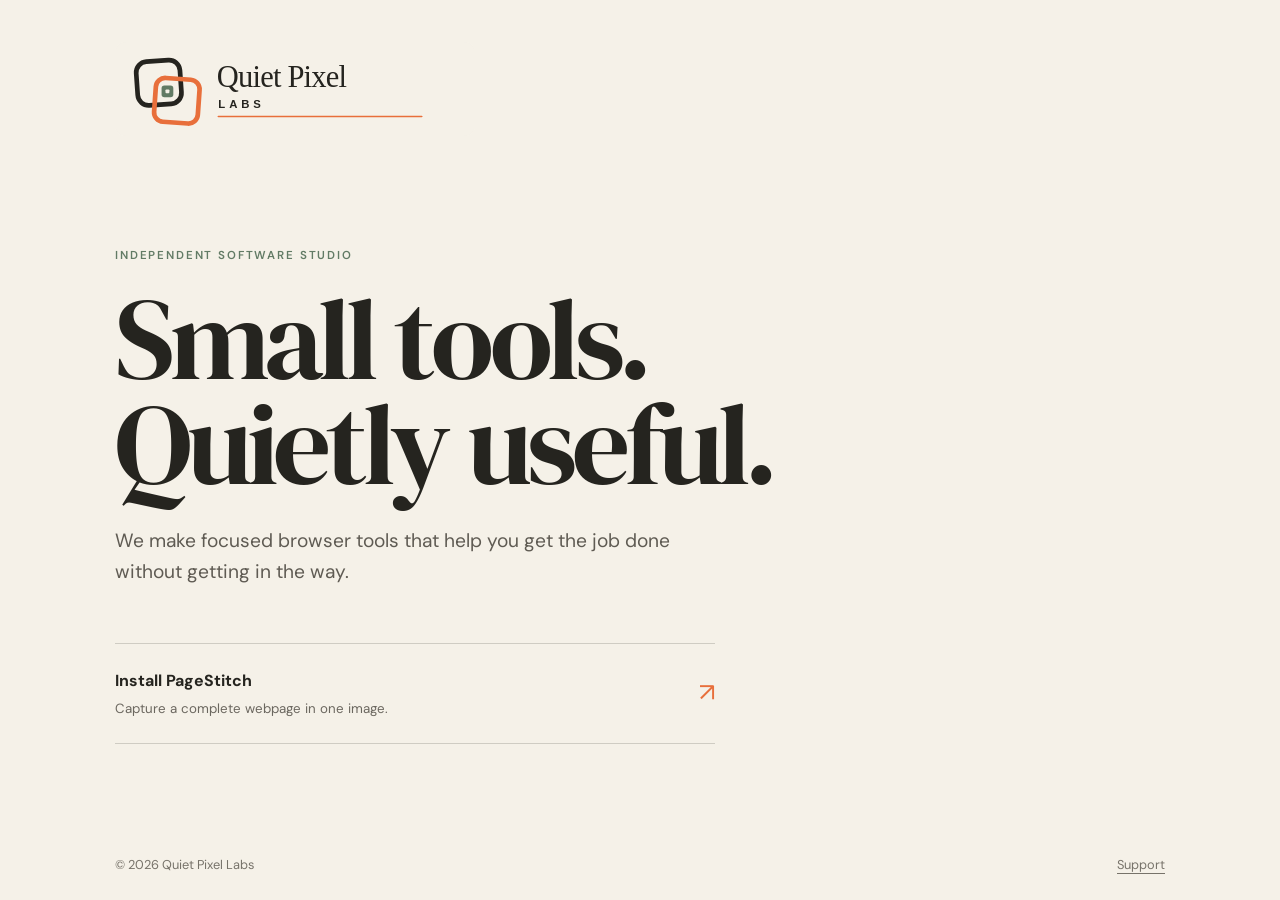
<file: index.html>
<!doctype html>
<html lang="en">
<head>
  <meta charset="utf-8">
  <meta name="viewport" content="width=device-width, initial-scale=1">
  <title>Quiet Pixel Labs</title>
  <meta name="description" content="Small, focused browser tools from Quiet Pixel Labs.">
  <meta name="theme-color" content="#f5f1e8">
  <meta property="og:type" content="website">
  <meta property="og:url" content="https://quietpixellabs.github.io/">
  <meta property="og:title" content="Quiet Pixel Labs">
  <meta property="og:description" content="Small tools. Quietly useful.">
  <meta property="og:image" content="https://quietpixellabs.github.io/assets/quiet-pixel-labs-logo.png">
  <meta name="twitter:card" content="summary_large_image">
  <meta name="twitter:title" content="Quiet Pixel Labs">
  <meta name="twitter:description" content="Small tools. Quietly useful.">
  <meta name="twitter:image" content="https://quietpixellabs.github.io/assets/quiet-pixel-labs-logo.png">
  <link rel="canonical" href="https://quietpixellabs.github.io/">
  <link rel="icon" href="/assets/quiet-pixel-labs-mark.svg" type="image/svg+xml">
  <link rel="stylesheet" href="/assets/site.css">
</head>
<body class="publisher-page">
  <main class="publisher-shell">
    <a class="publisher-logo" href="/" aria-label="Quiet Pixel Labs home"><img src="/assets/quiet-pixel-labs-logo.svg" alt="Quiet Pixel Labs"></a>
    <section class="publisher-card">
      <p class="eyebrow">Independent software studio</p>
      <h1>Small tools.<br>Quietly useful.</h1>
      <p class="lede">We make focused browser tools that help you get the job done without getting in the way.</p>
      <a class="product-link" href="https://chromewebstore.google.com/detail/pagestitch-%E2%80%94-full-page-sc/ehihgenghpgmhhmbaahmkbkiofmbjknb" target="_blank" rel="noopener"><span><strong>Install PageStitch</strong><small>Capture a complete webpage in one image.</small></span><span aria-hidden="true">&#8599;</span></a>
    </section>
    <footer><span>&copy; 2026 Quiet Pixel Labs</span><a href="/pagestitch/support/">Support</a></footer>
  </main>
</body>
</html>
</file>
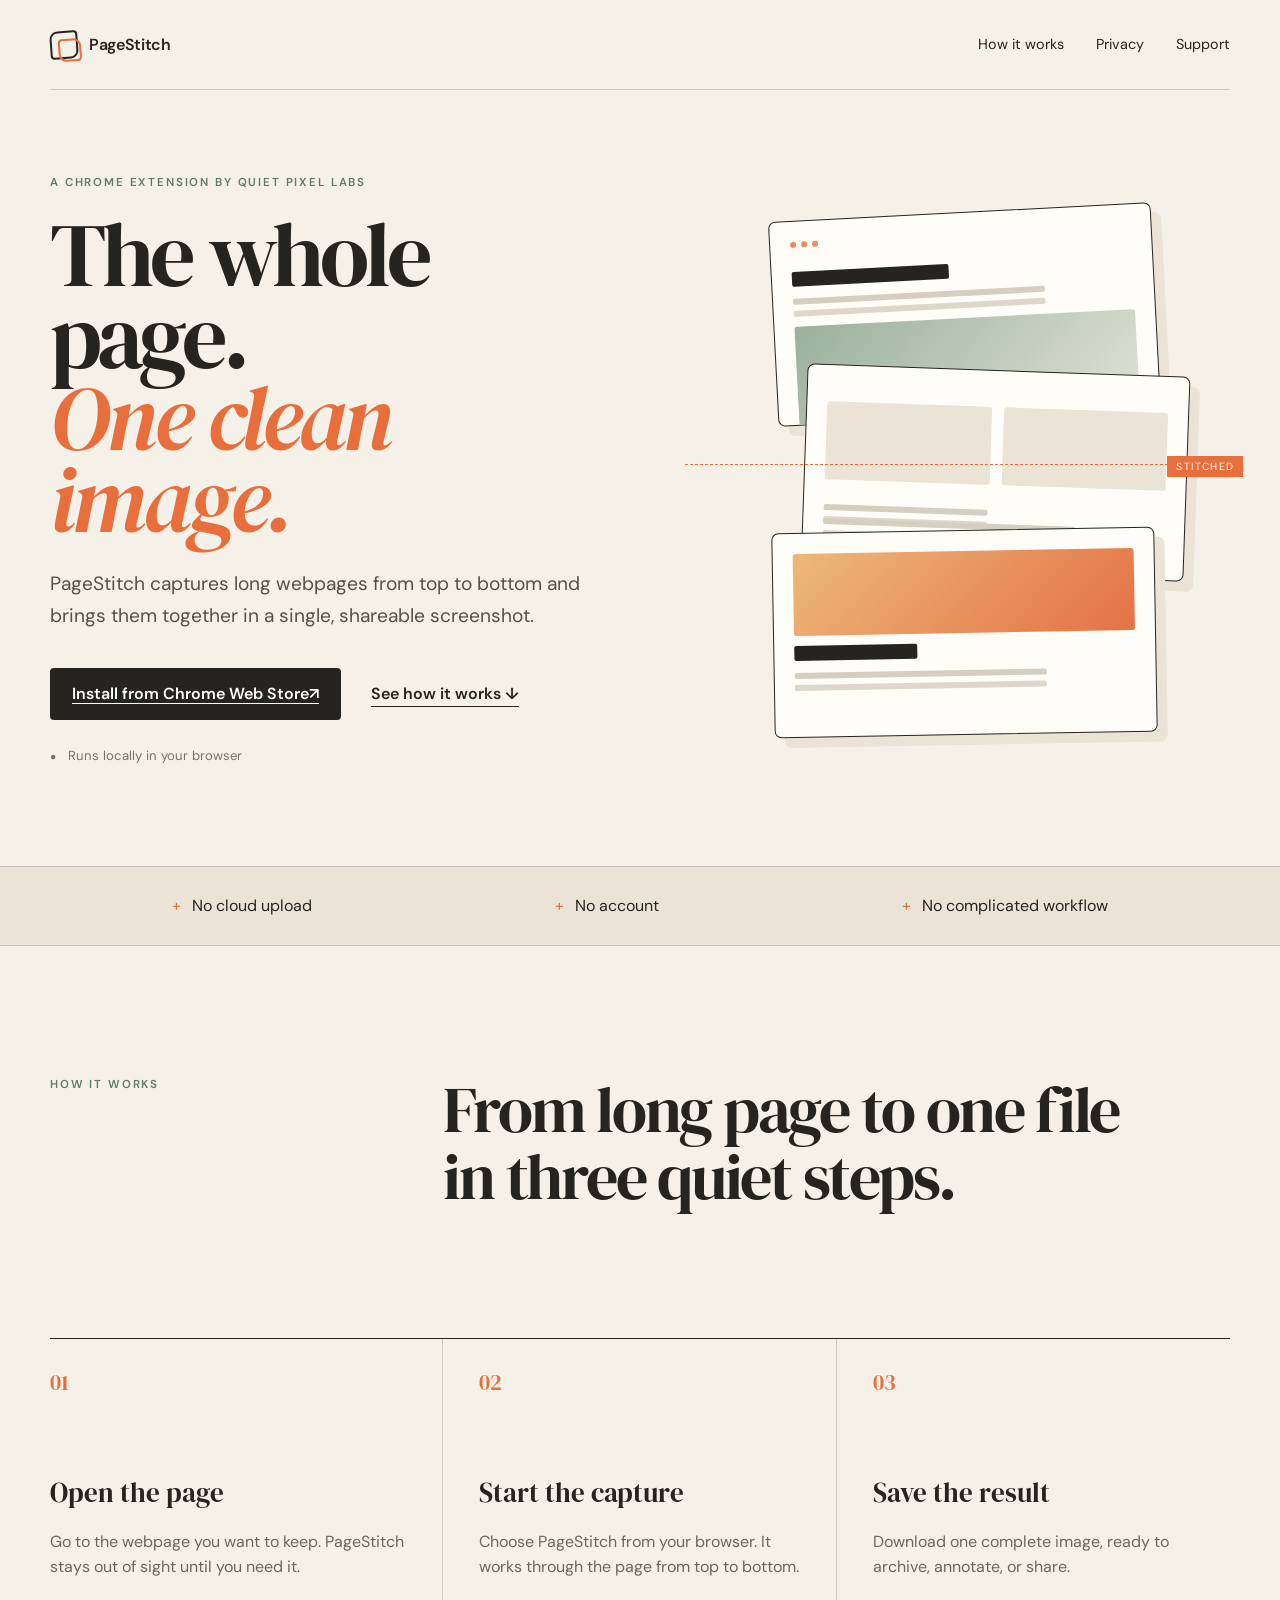
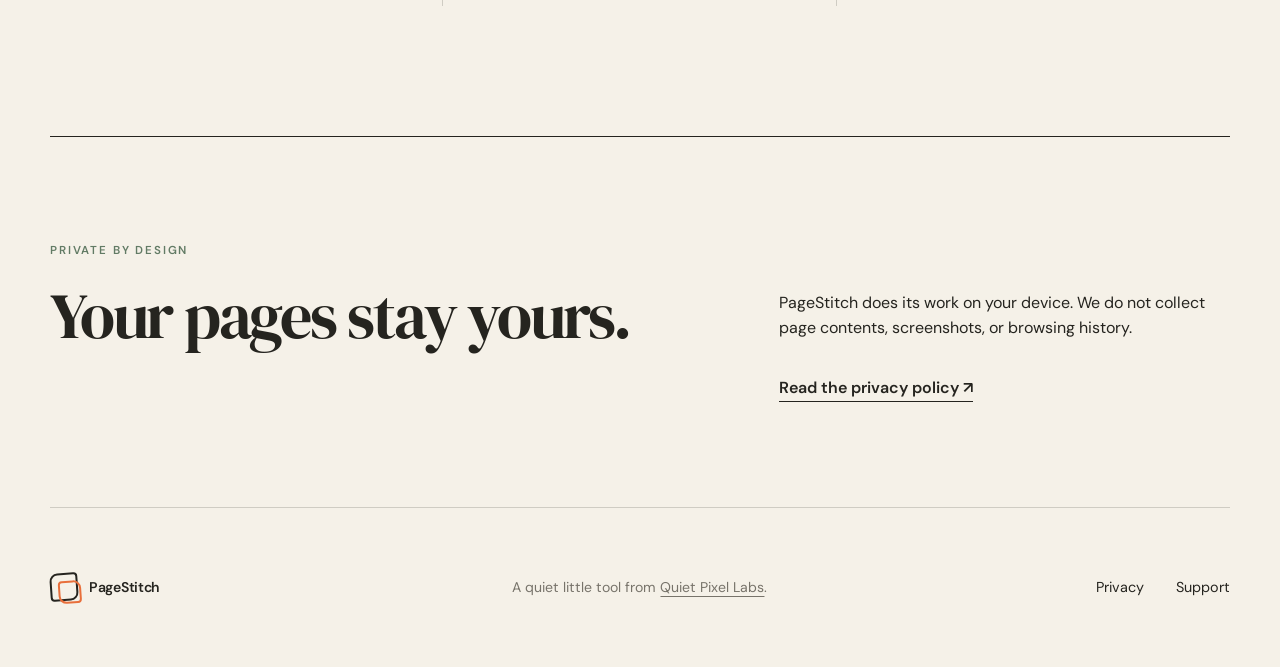
<file: pagestitch/index.html>
<!doctype html>
<html lang="en">
<head>
  <meta charset="utf-8">
  <meta name="viewport" content="width=device-width, initial-scale=1">
  <title>PageStitch — Full-page screenshots, made simple</title>
  <meta name="description" content="PageStitch is a focused Chrome extension for capturing complete webpages as a single image.">
  <meta name="theme-color" content="#f5f1e8">
  <meta property="og:type" content="website">
  <meta property="og:url" content="https://quietpixellabs.github.io/pagestitch/">
  <meta property="og:title" content="PageStitch — Full-page screenshots, made simple">
  <meta property="og:description" content="Capture the whole page. Keep it in one clean image.">
  <meta property="og:image" content="https://quietpixellabs.github.io/pagestitch/og.png">
  <meta name="twitter:card" content="summary_large_image">
  <meta name="twitter:title" content="PageStitch — Full-page screenshots, made simple">
  <meta name="twitter:description" content="Capture the whole page. Keep it in one clean image.">
  <meta name="twitter:image" content="https://quietpixellabs.github.io/pagestitch/og.png">
  <link rel="canonical" href="https://quietpixellabs.github.io/pagestitch/">
  <link rel="icon" href="/assets/quiet-pixel-labs-mark.svg" type="image/svg+xml">
  <link rel="stylesheet" href="/assets/site.css">
</head>
<body>
  <header class="nav shell">
    <a class="brand" href="/pagestitch/" aria-label="PageStitch home"><span class="brand-mark stitch" aria-hidden="true"></span><span>PageStitch</span></a>
    <nav aria-label="Main navigation"><a href="#how-it-works">How it works</a><a href="/pagestitch/privacy/">Privacy</a><a href="/pagestitch/support/">Support</a></nav>
  </header>

  <main>
    <section class="hero shell">
      <div class="hero-copy">
        <p class="eyebrow">A Chrome extension by Quiet Pixel Labs</p>
        <h1>The whole page.<br><em>One clean image.</em></h1>
        <p class="lede">PageStitch captures long webpages from top to bottom and brings them together in a single, shareable screenshot.</p>
        <div class="hero-actions">
          <a class="button" href="https://chromewebstore.google.com/detail/pagestitch-%E2%80%94-full-page-sc/ehihgenghpgmhhmbaahmkbkiofmbjknb" target="_blank" rel="noopener">Install from Chrome Web Store <span aria-hidden="true">&#8599;</span></a>
          <a class="text-link" href="#how-it-works">See how it works <span aria-hidden="true">&#8595;</span></a>
        </div>
        <p class="trust-line"><span aria-hidden="true">&#9679;</span> Runs locally in your browser</p>
      </div>
      <div class="capture-demo" aria-label="Illustration of PageStitch combining sections of a webpage into one image">
        <div class="browser-card card-one"><div class="browser-bar"><i></i><i></i><i></i></div><div class="mock-title"></div><div class="mock-copy"></div><div class="mock-image"></div></div>
        <div class="browser-card card-two"><div class="mock-row"><span></span><span></span></div><div class="mock-copy short"></div><div class="mock-copy"></div></div>
        <div class="browser-card card-three"><div class="mock-image warm"></div><div class="mock-title small"></div><div class="mock-copy"></div></div>
        <div class="stitch-line"><span>stitched</span></div>
      </div>
    </section>

    <section class="proof-strip" aria-label="Product benefits"><div class="shell"><span>No cloud upload</span><span>No account</span><span>No complicated workflow</span></div></section>

    <section class="how shell" id="how-it-works">
      <div class="section-heading"><p class="eyebrow">How it works</p><h2>From long page to one file<br>in three quiet steps.</h2></div>
      <ol class="steps">
        <li><span class="step-number">01</span><h3>Open the page</h3><p>Go to the webpage you want to keep. PageStitch stays out of sight until you need it.</p></li>
        <li><span class="step-number">02</span><h3>Start the capture</h3><p>Choose PageStitch from your browser. It works through the page from top to bottom.</p></li>
        <li><span class="step-number">03</span><h3>Save the result</h3><p>Download one complete image, ready to archive, annotate, or share.</p></li>
      </ol>
    </section>

    <section class="privacy-callout shell">
      <div><p class="eyebrow">Private by design</p><h2>Your pages stay yours.</h2></div>
      <div><p>PageStitch does its work on your device. We do not collect page contents, screenshots, or browsing history.</p><a class="text-link" href="/pagestitch/privacy/">Read the privacy policy <span aria-hidden="true">&#8599;</span></a></div>
    </section>
  </main>

  <footer class="footer shell"><a class="brand" href="/pagestitch/"><span class="brand-mark stitch" aria-hidden="true"></span><span>PageStitch</span></a><p>A quiet little tool from <a href="/">Quiet Pixel Labs</a>.</p><nav aria-label="Footer navigation"><a href="/pagestitch/privacy/">Privacy</a><a href="/pagestitch/support/">Support</a></nav></footer>
</body>
</html>
</file>
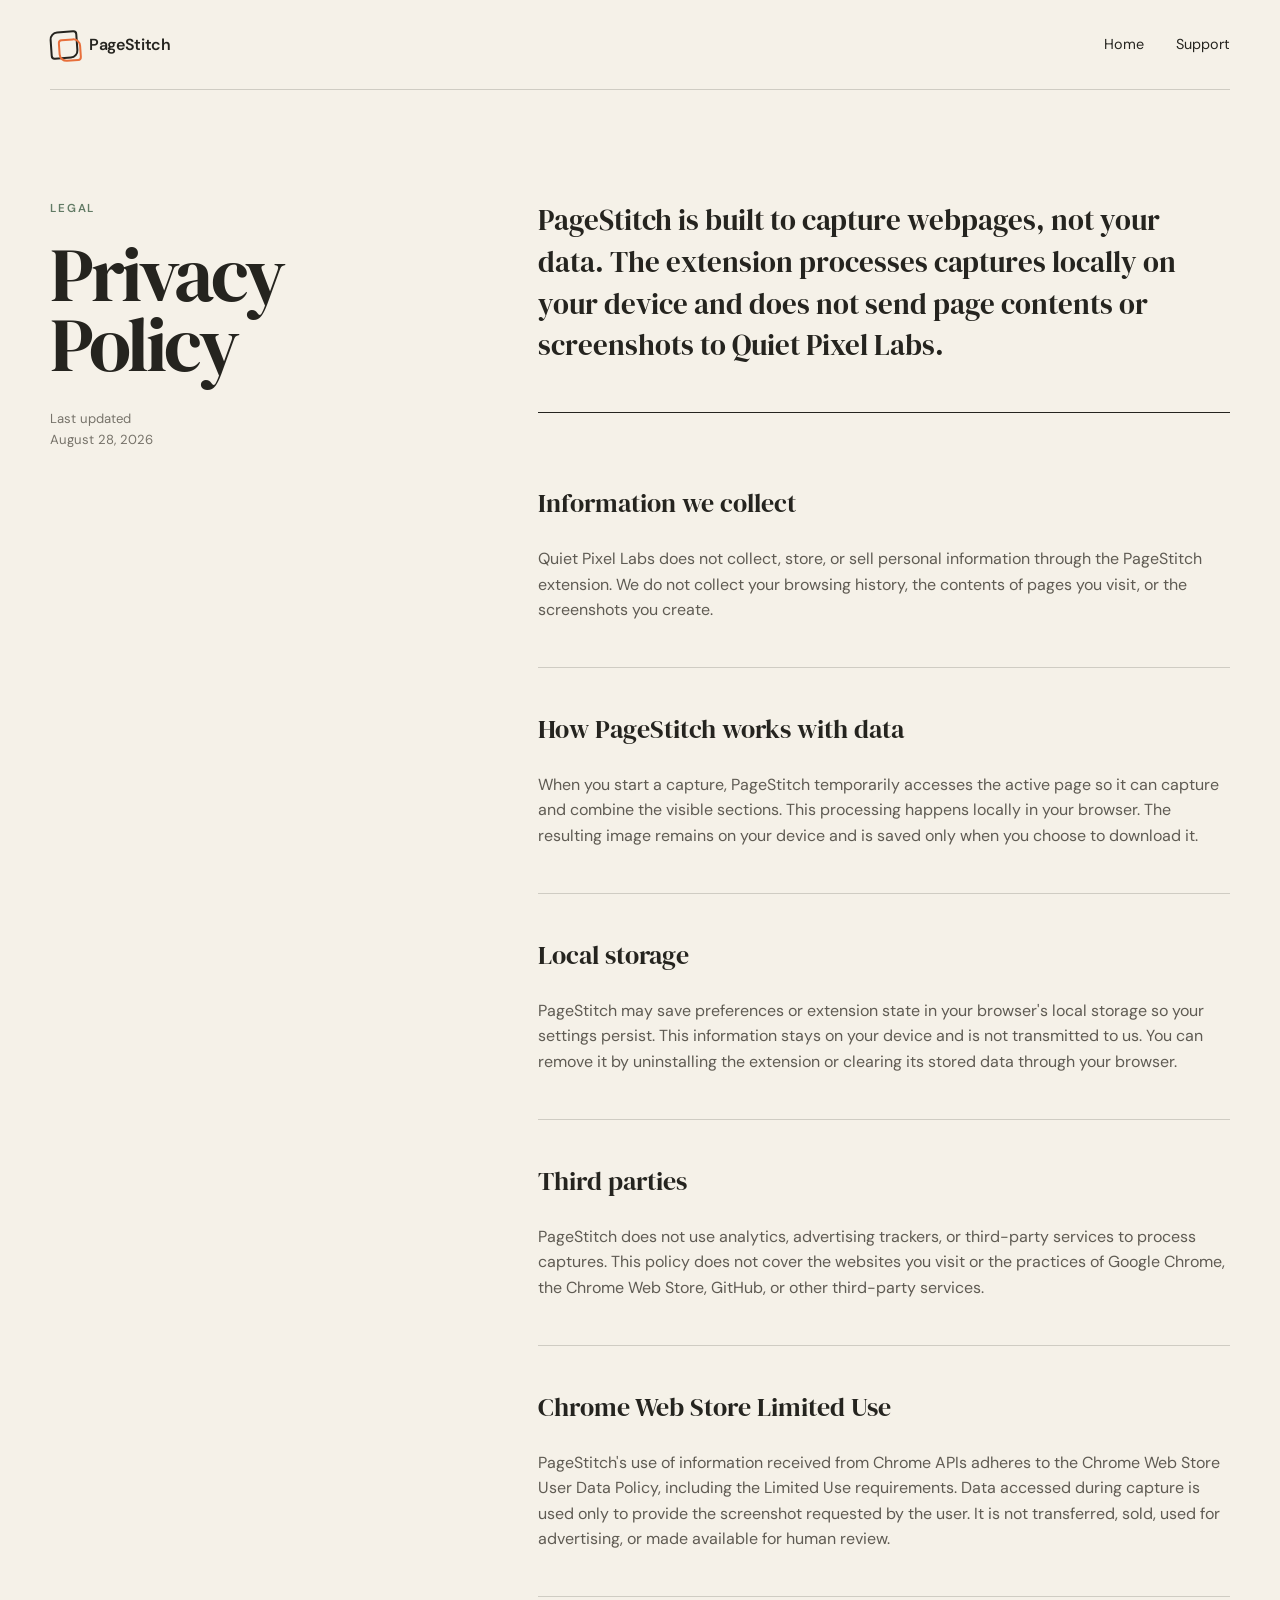
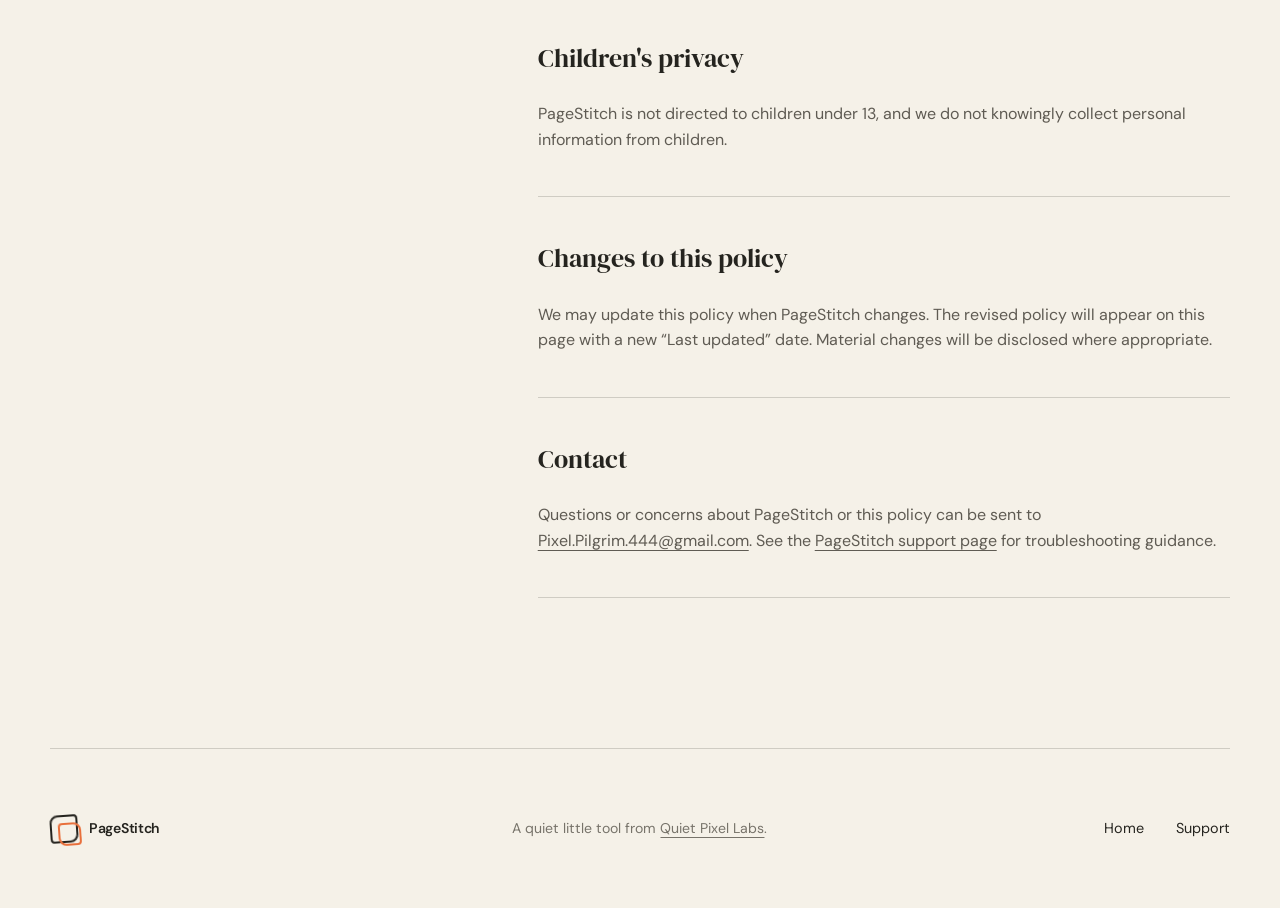
<file: pagestitch/privacy/index.html>
<!doctype html>
<html lang="en">
<head>
  <meta charset="utf-8">
  <meta name="viewport" content="width=device-width, initial-scale=1">
  <title>Privacy Policy — PageStitch</title>
  <meta name="description" content="Privacy policy for the PageStitch Chrome extension.">
  <meta name="theme-color" content="#f5f1e8">
  <link rel="canonical" href="https://quietpixellabs.github.io/pagestitch/privacy/">
  <link rel="icon" href="/assets/quiet-pixel-labs-mark.svg" type="image/svg+xml">
  <link rel="stylesheet" href="/assets/site.css">
</head>
<body>
  <header class="nav shell">
    <a class="brand" href="/pagestitch/" aria-label="PageStitch home"><span class="brand-mark stitch" aria-hidden="true"></span><span>PageStitch</span></a>
    <nav aria-label="Main navigation"><a href="/pagestitch/">Home</a><a href="/pagestitch/support/">Support</a></nav>
  </header>
  <main class="policy shell">
    <aside><p class="eyebrow">Legal</p><h1>Privacy<br>Policy</h1><p class="updated">Last updated<br><time datetime="2026-08-28">August 28, 2026</time></p></aside>
    <article>
      <p class="policy-intro">PageStitch is built to capture webpages, not your data. The extension processes captures locally on your device and does not send page contents or screenshots to Quiet Pixel Labs.</p>
      <section><h2>Information we collect</h2><p>Quiet Pixel Labs does not collect, store, or sell personal information through the PageStitch extension. We do not collect your browsing history, the contents of pages you visit, or the screenshots you create.</p></section>
      <section><h2>How PageStitch works with data</h2><p>When you start a capture, PageStitch temporarily accesses the active page so it can capture and combine the visible sections. This processing happens locally in your browser. The resulting image remains on your device and is saved only when you choose to download it.</p></section>
      <section><h2>Local storage</h2><p>PageStitch may save preferences or extension state in your browser's local storage so your settings persist. This information stays on your device and is not transmitted to us. You can remove it by uninstalling the extension or clearing its stored data through your browser.</p></section>
      <section><h2>Third parties</h2><p>PageStitch does not use analytics, advertising trackers, or third-party services to process captures. This policy does not cover the websites you visit or the practices of Google Chrome, the Chrome Web Store, GitHub, or other third-party services.</p></section>
      <section><h2>Chrome Web Store Limited Use</h2><p>PageStitch's use of information received from Chrome APIs adheres to the Chrome Web Store User Data Policy, including the Limited Use requirements. Data accessed during capture is used only to provide the screenshot requested by the user. It is not transferred, sold, used for advertising, or made available for human review.</p></section>
      <section><h2>Children's privacy</h2><p>PageStitch is not directed to children under 13, and we do not knowingly collect personal information from children.</p></section>
      <section><h2>Changes to this policy</h2><p>We may update this policy when PageStitch changes. The revised policy will appear on this page with a new “Last updated” date. Material changes will be disclosed where appropriate.</p></section>
      <section><h2>Contact</h2><p>Questions or concerns about PageStitch or this policy can be sent to <a href="mailto:Pixel.Pilgrim.444@gmail.com">Pixel.Pilgrim.444@gmail.com</a>. See the <a href="/pagestitch/support/">PageStitch support page</a> for troubleshooting guidance.</p></section>
    </article>
  </main>
  <footer class="footer shell"><a class="brand" href="/pagestitch/"><span class="brand-mark stitch" aria-hidden="true"></span><span>PageStitch</span></a><p>A quiet little tool from <a href="/">Quiet Pixel Labs</a>.</p><nav aria-label="Footer navigation"><a href="/pagestitch/">Home</a><a href="/pagestitch/support/">Support</a></nav></footer>
</body>
</html>
</file>
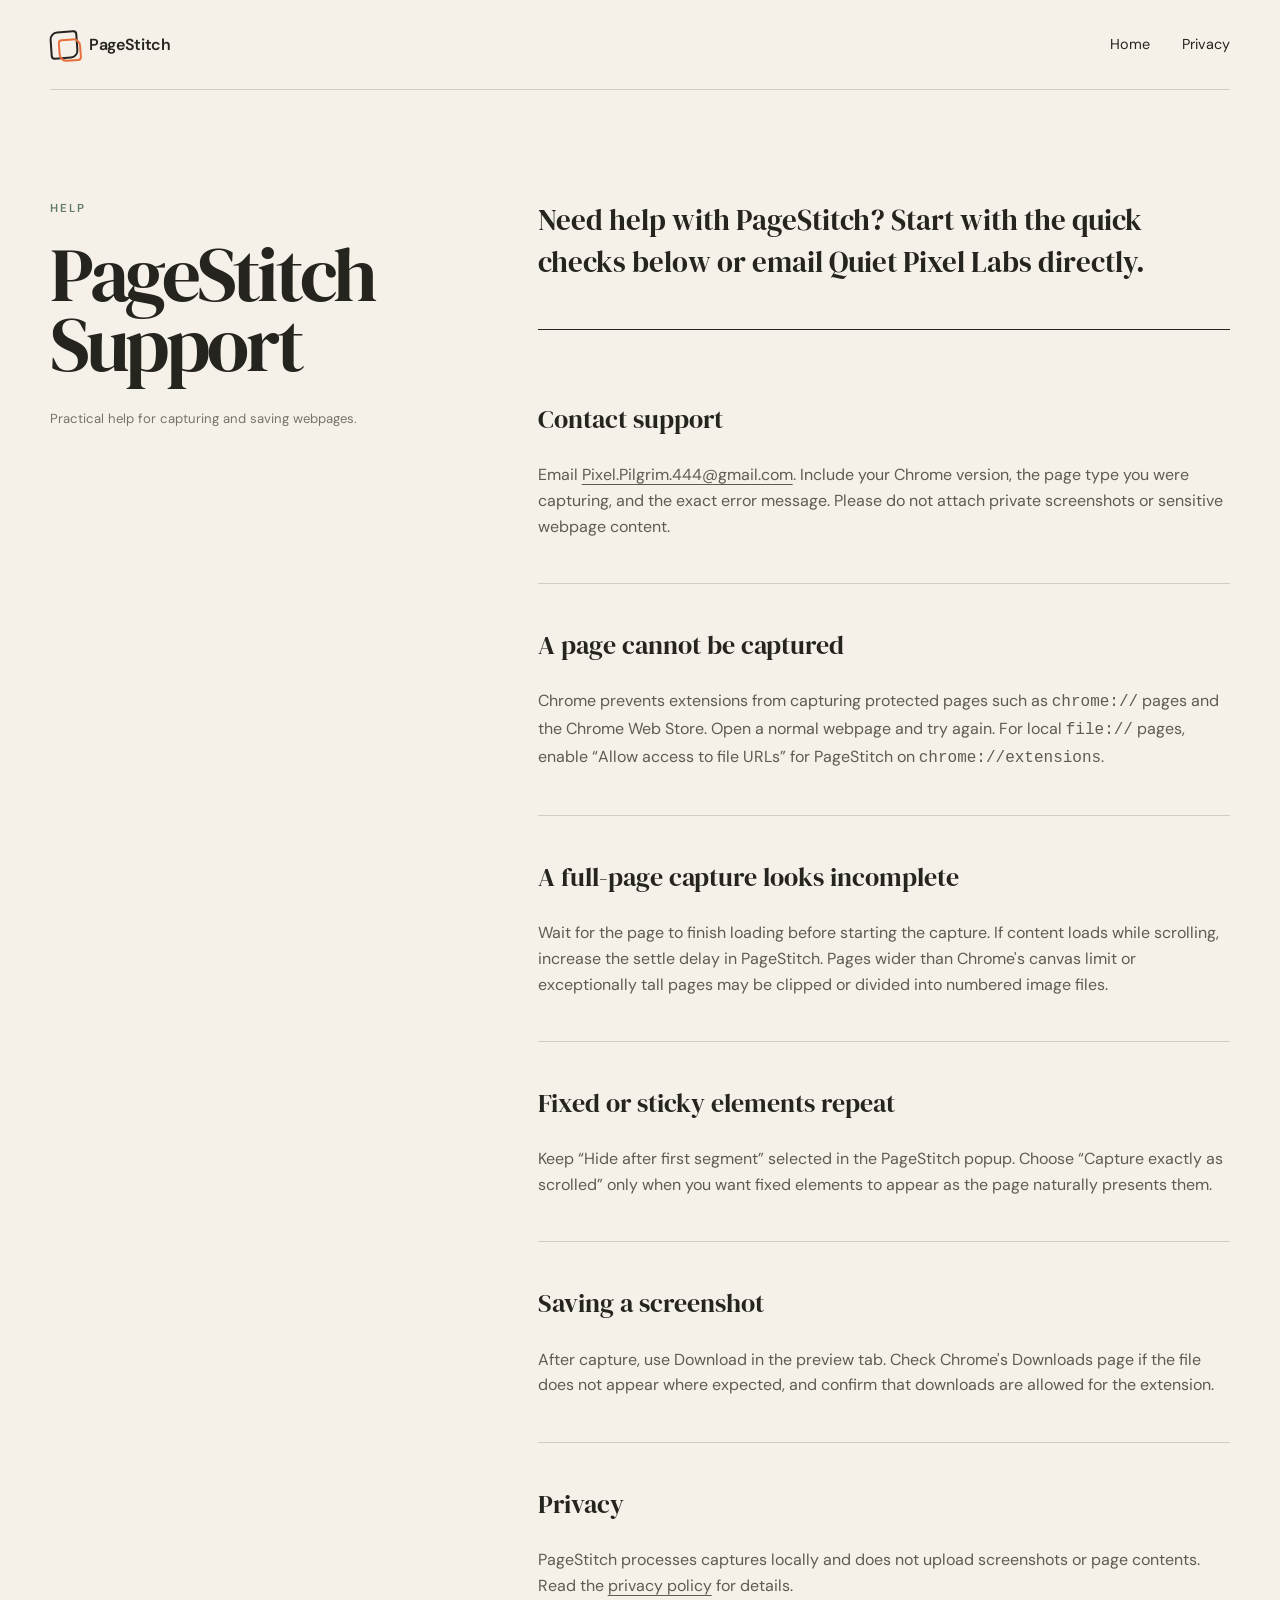
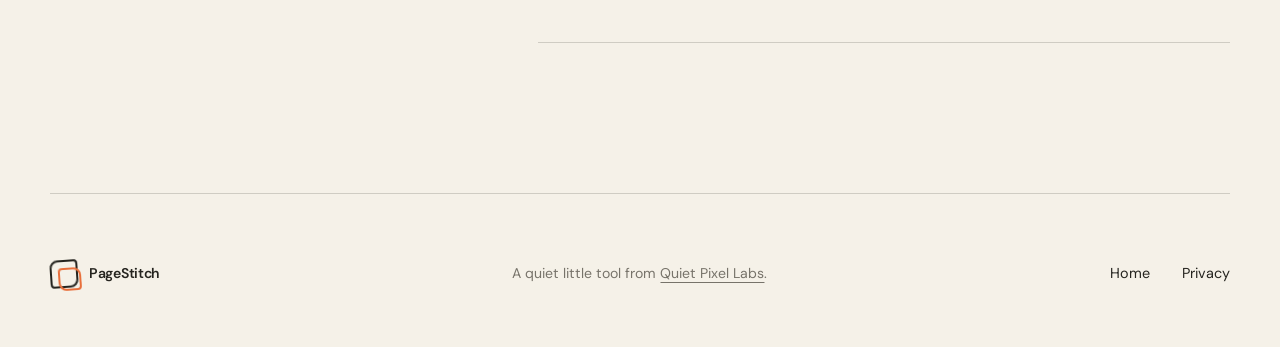
<file: pagestitch/support/index.html>
<!doctype html>
<html lang="en">
<head>
  <meta charset="utf-8">
  <meta name="viewport" content="width=device-width, initial-scale=1">
  <title>Support — PageStitch</title>
  <meta name="description" content="Support and troubleshooting for the PageStitch Chrome extension.">
  <meta name="theme-color" content="#f5f1e8">
  <link rel="canonical" href="https://quietpixellabs.github.io/pagestitch/support/">
  <link rel="icon" href="/assets/quiet-pixel-labs-mark.svg" type="image/svg+xml">
  <link rel="stylesheet" href="/assets/site.css">
</head>
<body>
  <header class="nav shell">
    <a class="brand" href="/pagestitch/" aria-label="PageStitch home"><span class="brand-mark stitch" aria-hidden="true"></span><span>PageStitch</span></a>
    <nav aria-label="Main navigation"><a href="/pagestitch/">Home</a><a href="/pagestitch/privacy/">Privacy</a></nav>
  </header>
  <main class="policy shell">
    <aside><p class="eyebrow">Help</p><h1>PageStitch<br>Support</h1><p class="updated">Practical help for capturing and saving webpages.</p></aside>
    <article>
      <p class="policy-intro">Need help with PageStitch? Start with the quick checks below or email Quiet Pixel Labs directly.</p>
      <section><h2>Contact support</h2><p>Email <a href="mailto:Pixel.Pilgrim.444@gmail.com">Pixel.Pilgrim.444@gmail.com</a>. Include your Chrome version, the page type you were capturing, and the exact error message. Please do not attach private screenshots or sensitive webpage content.</p></section>
      <section><h2>A page cannot be captured</h2><p>Chrome prevents extensions from capturing protected pages such as <code>chrome://</code> pages and the Chrome Web Store. Open a normal webpage and try again. For local <code>file://</code> pages, enable “Allow access to file URLs” for PageStitch on <code>chrome://extensions</code>.</p></section>
      <section><h2>A full-page capture looks incomplete</h2><p>Wait for the page to finish loading before starting the capture. If content loads while scrolling, increase the settle delay in PageStitch. Pages wider than Chrome's canvas limit or exceptionally tall pages may be clipped or divided into numbered image files.</p></section>
      <section><h2>Fixed or sticky elements repeat</h2><p>Keep “Hide after first segment” selected in the PageStitch popup. Choose “Capture exactly as scrolled” only when you want fixed elements to appear as the page naturally presents them.</p></section>
      <section><h2>Saving a screenshot</h2><p>After capture, use Download in the preview tab. Check Chrome's Downloads page if the file does not appear where expected, and confirm that downloads are allowed for the extension.</p></section>
      <section><h2>Privacy</h2><p>PageStitch processes captures locally and does not upload screenshots or page contents. Read the <a href="/pagestitch/privacy/">privacy policy</a> for details.</p></section>
    </article>
  </main>
  <footer class="footer shell"><a class="brand" href="/pagestitch/"><span class="brand-mark stitch" aria-hidden="true"></span><span>PageStitch</span></a><p>A quiet little tool from <a href="/">Quiet Pixel Labs</a>.</p><nav aria-label="Footer navigation"><a href="/pagestitch/">Home</a><a href="/pagestitch/privacy/">Privacy</a></nav></footer>
</body>
</html>
</file>
<file: assets/site.css>
@import url('https://fonts.googleapis.com/css2?family=DM+Sans:wght@400;500;600&family=DM+Serif+Display:ital@0;1&display=swap');

:root { --ink:#25241f; --paper:#f5f1e8; --cream:#ebe4d6; --orange:#e86f3b; --sage:#627b65; --line:rgba(37,36,31,.18); --serif:"DM Serif Display",Georgia,serif; --sans:"DM Sans",Arial,sans-serif; }
* { box-sizing:border-box; }
html { scroll-behavior:smooth; }
body { margin:0; color:var(--ink); background:var(--paper); font-family:var(--sans); font-size:16px; line-height:1.6; }
a { color:inherit; text-decoration-thickness:1px; text-underline-offset:4px; }
.shell { width:min(1180px, calc(100% - 48px)); margin-inline:auto; }
.nav { min-height:90px; display:flex; align-items:center; justify-content:space-between; border-bottom:1px solid var(--line); }
.brand { display:inline-flex; align-items:center; gap:11px; font-weight:600; text-decoration:none; letter-spacing:-.02em; }
.brand-mark { width:28px; height:28px; display:inline-block; border:2px solid var(--ink); border-radius:8px 4px 8px 4px; transform:rotate(-4deg); position:relative; }
.brand-mark::after { content:""; position:absolute; inset:6px -5px -5px 6px; border:2px solid var(--orange); border-radius:4px 8px 4px 8px; }
.nav nav,.footer nav { display:flex; gap:32px; }
.nav nav a,.footer nav a { text-decoration:none; font-size:.9rem; }
.nav nav a:hover,.footer nav a:hover { color:var(--orange); }
.hero { min-height:700px; display:grid; grid-template-columns:1.02fr .98fr; align-items:center; gap:8%; padding-block:84px 100px; }
.eyebrow { margin:0 0 22px; color:var(--sage); text-transform:uppercase; font-size:.72rem; font-weight:600; letter-spacing:.16em; }
h1,h2,h3,p { margin-top:0; }
.hero h1,.publisher-card h1,.policy h1 { margin-bottom:28px; font-family:var(--serif); font-size:clamp(4rem,7vw,7.5rem); line-height:.91; letter-spacing:-.045em; font-weight:400; }
.hero h1 em { color:var(--orange); font-weight:400; }
.lede { max-width:580px; color:#545149; font-size:1.2rem; line-height:1.65; }
.hero-actions { display:flex; align-items:center; gap:30px; margin-top:36px; }
.button { display:inline-flex; align-items:center; min-height:52px; padding:0 22px; background:var(--ink); color:white; border-radius:4px; font-weight:600; }
.button-disabled { background:#807d74; cursor:not-allowed; }
.text-link { font-weight:600; text-decoration:none; border-bottom:1px solid currentColor; }
.text-link:hover { color:var(--orange); }
.trust-line { margin:25px 0 0; color:#77736a; font-size:.82rem; }
.trust-line span { color:var(--sage); font-size:.65rem; margin-right:8px; }
.capture-demo { height:580px; position:relative; display:flex; flex-direction:column; justify-content:center; align-items:center; }
.browser-card { width:72%; height:205px; padding:20px; position:absolute; background:#fffdf8; border:1px solid var(--ink); border-radius:7px; box-shadow:10px 10px 0 var(--cream); overflow:hidden; }
.card-one { top:32px; transform:rotate(-3deg); }
.card-two { top:190px; left:20%; transform:rotate(2deg); }
.card-three { top:350px; transform:rotate(-1deg); }
.browser-bar { display:flex; gap:5px; padding-bottom:14px; }
.browser-bar i { width:6px; height:6px; border-radius:50%; background:var(--orange); opacity:.8; }
.mock-title { width:46%; height:15px; background:var(--ink); border-radius:2px; margin:10px 0 12px; }
.mock-title.small { width:36%; }
.mock-copy { width:74%; height:6px; background:#d5cfc2; border-radius:2px; margin:8px 0; box-shadow:0 12px 0 #ded8cc; }
.mock-copy.short { width:48%; }
.mock-image { height:100px; margin-top:22px; border-radius:3px; background:linear-gradient(135deg,#9bb09e,#dfe2d6); }
.mock-image.warm { height:82px; margin-top:0; background:linear-gradient(135deg,#edb879,#e47247); }
.mock-row { display:flex; gap:12px; margin:16px 0 25px; }.mock-row span { flex:1; height:78px; background:var(--cream); border-radius:3px; }
.stitch-line { z-index:3; width:105%; position:absolute; top:49%; border-top:1px dashed var(--orange); text-align:right; }
.stitch-line span { position:relative; top:-13px; padding:4px 9px; color:white; background:var(--orange); font-size:.65rem; text-transform:uppercase; letter-spacing:.13em; }
.proof-strip { border-block:1px solid var(--line); background:var(--cream); }
.proof-strip .shell { min-height:78px; display:flex; align-items:center; justify-content:space-around; }
.proof-strip span::before { content:"+"; margin-right:11px; color:var(--orange); }
.how { padding-block:130px; }
.section-heading { display:grid; grid-template-columns:1fr 2fr; margin-bottom:75px; }
.section-heading h2,.privacy-callout h2 { font-family:var(--serif); font-size:clamp(2.7rem,5vw,5rem); line-height:1.05; letter-spacing:-.035em; font-weight:400; }
.steps { list-style:none; padding:0; margin:0; display:grid; grid-template-columns:repeat(3,1fr); border-top:1px solid var(--ink); }
.steps li { padding:26px 36px 10px 0; border-right:1px solid var(--line); }.steps li+li { padding-left:36px; }.steps li:last-child { border-right:0; }
.step-number { color:var(--orange); font-family:var(--serif); font-size:1.4rem; }
.steps h3 { margin:70px 0 14px; font-family:var(--serif); font-size:1.7rem; font-weight:400; }
.steps p { color:#6b675f; }
.privacy-callout { display:grid; grid-template-columns:1.3fr 1fr; gap:12%; padding-block:105px; border-top:1px solid var(--ink); }
.privacy-callout h2 { margin:0; }.privacy-callout > div:last-child { padding-top:48px; }.privacy-callout .text-link { display:inline-block; margin-top:18px; }
.footer { min-height:160px; display:grid; grid-template-columns:1fr 1fr 1fr; align-items:center; border-top:1px solid var(--line); font-size:.88rem; }.footer p { margin:0; text-align:center; color:#77736a; }.footer nav { justify-content:flex-end; }
.policy { display:grid; grid-template-columns:1fr 2fr; gap:12%; padding-block:110px 150px; }
.policy aside { position:sticky; top:40px; align-self:start; }.policy h1 { font-size:clamp(3.6rem,6vw,6.5rem); }.updated { color:#77736a; font-size:.82rem; line-height:1.6; }
.policy article { max-width:720px; }.policy-intro { padding-bottom:45px; border-bottom:1px solid var(--ink); font-family:var(--serif); font-size:1.8rem; line-height:1.45; }.policy section { padding:40px 0 28px; border-bottom:1px solid var(--line); }.policy h2 { font-family:var(--serif); font-size:1.65rem; font-weight:400; }.policy article p:not(.policy-intro) { color:#5f5b53; }
.publisher-page { min-height:100vh; background:var(--paper); color:var(--ink); }.publisher-shell { width:min(1050px,calc(100% - 48px)); min-height:100vh; margin:auto; padding:42px 0 25px; display:flex; flex-direction:column; }.publisher-card { margin:auto 0; padding:80px 0; }.publisher-card h1 { max-width:850px; font-size:clamp(4rem,9vw,8rem); }.publisher-card .lede { color:#5f5b53; }.product-link { max-width:600px; display:flex; justify-content:space-between; align-items:center; margin-top:55px; padding:24px 0; border-block:1px solid var(--line); text-decoration:none; }.product-link strong,.product-link small { display:block; }.product-link small { margin-top:4px; color:#6b675f; }.product-link > span:last-child { color:var(--orange); font-size:1.6rem; }.publisher-shell footer { display:flex; justify-content:space-between; color:#77736a; font-size:.8rem; }
.publisher-logo { display:block; width:min(360px,72vw); text-decoration:none; }.publisher-logo img { display:block; width:100%; height:auto; }
@media (max-width:760px) { .shell { width:min(100% - 32px,1180px); }.nav { min-height:74px; }.nav nav { gap:17px; }.nav nav a:first-child { display:none; }.hero { min-height:auto; grid-template-columns:1fr; padding-block:70px 80px; gap:45px; }.hero h1 { font-size:clamp(3.6rem,17vw,5.2rem); }.capture-demo { height:430px; }.browser-card { width:78%; height:165px; }.card-one { top:5px; }.card-two { top:130px; }.card-three { top:255px; }.proof-strip .shell { flex-direction:column; align-items:flex-start; gap:10px; padding-block:22px; }.section-heading,.privacy-callout,.policy { grid-template-columns:1fr; }.how { padding-block:90px; }.section-heading { margin-bottom:50px; }.steps { grid-template-columns:1fr; }.steps li,.steps li+li { padding:26px 0 35px; border-right:0; border-bottom:1px solid var(--line); }.steps h3 { margin-top:35px; }.privacy-callout { gap:10px; padding-block:80px; }.privacy-callout > div:last-child { padding-top:0; }.footer { grid-template-columns:1fr 1fr; gap:22px; padding-block:36px; }.footer p { display:none; }.policy { padding-block:70px 100px; }.policy aside { position:static; }.hero-actions { align-items:flex-start; flex-direction:column; gap:18px; }.publisher-card { padding:60px 0; } }
@media (prefers-reduced-motion:reduce) { html { scroll-behavior:auto; } }
</file>
